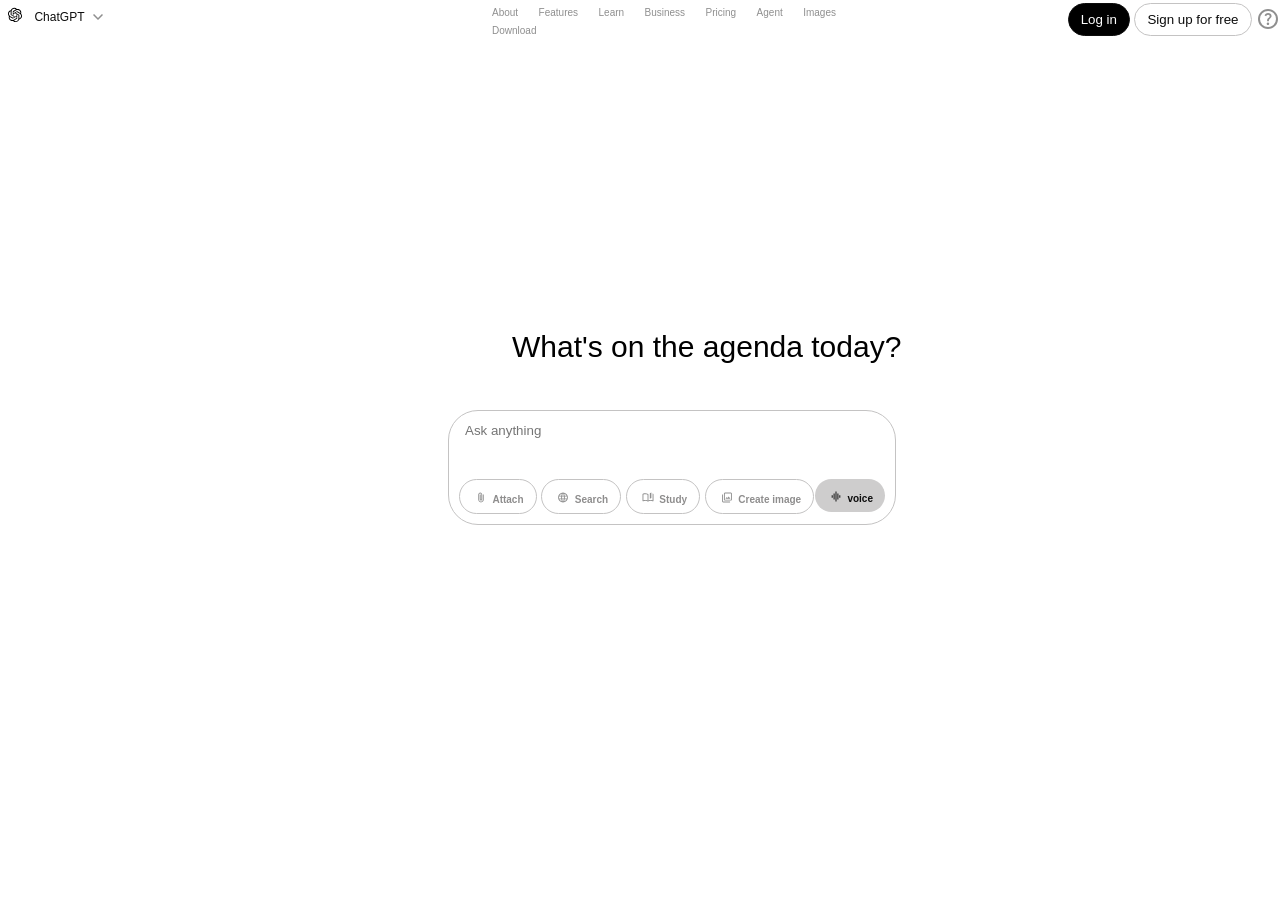
<file: index.html>
<!DOCTYPE html>
<html lang="en">
<head>
    <link rel="stylesheet" href="/style/indexCss.css">
    <meta charset="UTF-8">
    <meta name="viewport" content="width=device-width, initial-scale=1.0">
    <title>homepage</title>
</head>
<body>
    <header>
        <section id="logoSection">
               <a href="index.html"> <svg id="gptIcon" xmlns="http://www.w3.org/2000/svg" shape-rendering="geometricPrecision" text-rendering="geometricPrecision" image-rendering="optimizeQuality" fill-rule="evenodd" clip-rule="evenodd" viewBox="0 0 512 509.639"><path fill="#fff" d="M115.612 0h280.775C459.974 0 512 52.026 512 115.612v278.415c0 63.587-52.026 115.613-115.613 115.613H115.612C52.026 509.64 0 457.614 0 394.027V115.612C0 52.026 52.026 0 115.612 0z"/><path fill-rule="nonzero" d="M412.037 221.764a90.834 90.834 0 004.648-28.67 90.79 90.79 0 00-12.443-45.87c-16.37-28.496-46.738-46.089-79.605-46.089-6.466 0-12.943.683-19.264 2.04a90.765 90.765 0 00-67.881-30.515h-.576c-.059.002-.149.002-.216.002-39.807 0-75.108 25.686-87.346 63.554-25.626 5.239-47.748 21.31-60.682 44.03a91.873 91.873 0 00-12.407 46.077 91.833 91.833 0 0023.694 61.553 90.802 90.802 0 00-4.649 28.67 90.804 90.804 0 0012.442 45.87c16.369 28.504 46.74 46.087 79.61 46.087a91.81 91.81 0 0019.253-2.04 90.783 90.783 0 0067.887 30.516h.576l.234-.001c39.829 0 75.119-25.686 87.357-63.588 25.626-5.242 47.748-21.312 60.682-44.033a91.718 91.718 0 0012.383-46.035 91.83 91.83 0 00-23.693-61.553l-.004-.005zM275.102 413.161h-.094a68.146 68.146 0 01-43.611-15.8 56.936 56.936 0 002.155-1.221l72.54-41.901a11.799 11.799 0 005.962-10.251V241.651l30.661 17.704c.326.163.55.479.596.84v84.693c-.042 37.653-30.554 68.198-68.21 68.273h.001zm-146.689-62.649a68.128 68.128 0 01-9.152-34.085c0-3.904.341-7.817 1.005-11.663.539.323 1.48.897 2.155 1.285l72.54 41.901a11.832 11.832 0 0011.918-.002l88.563-51.137v35.408a1.1 1.1 0 01-.438.94l-73.33 42.339a68.43 68.43 0 01-34.11 9.12 68.359 68.359 0 01-59.15-34.11l-.001.004zm-19.083-158.36a68.044 68.044 0 0135.538-29.934c0 .625-.036 1.731-.036 2.5v83.801l-.001.07a11.79 11.79 0 005.954 10.242l88.564 51.13-30.661 17.704a1.096 1.096 0 01-1.034.093l-73.337-42.375a68.36 68.36 0 01-34.095-59.143 68.412 68.412 0 019.112-34.085l-.004-.003zm251.907 58.621l-88.563-51.137 30.661-17.697a1.097 1.097 0 011.034-.094l73.337 42.339c21.109 12.195 34.132 34.746 34.132 59.132 0 28.604-17.849 54.199-44.686 64.078v-86.308c.004-.032.004-.065.004-.096 0-4.219-2.261-8.119-5.919-10.217zm30.518-45.93c-.539-.331-1.48-.898-2.155-1.286l-72.54-41.901a11.842 11.842 0 00-5.958-1.611c-2.092 0-4.15.558-5.957 1.611l-88.564 51.137v-35.408l-.001-.061a1.1 1.1 0 01.44-.88l73.33-42.303a68.301 68.301 0 0134.108-9.129c37.704 0 68.281 30.577 68.281 68.281a68.69 68.69 0 01-.984 11.545v.005zm-191.843 63.109l-30.668-17.704a1.09 1.09 0 01-.596-.84v-84.692c.016-37.685 30.593-68.236 68.281-68.236a68.332 68.332 0 0143.689 15.804 63.09 63.09 0 00-2.155 1.222l-72.54 41.9a11.794 11.794 0 00-5.961 10.248v.068l-.05 102.23zm16.655-35.91l39.445-22.782 39.444 22.767v45.55l-39.444 22.767-39.445-22.767v-45.535z"/></svg>
       </a>
        <span>ChatGPT</span>
<svg id="downIcon" xmlns="http://www.w3.org/2000/svg" height="18px" viewBox="48 -912 864 864" width="18px" fill="#8F8F8F"><path d="M480-333 240-573l51-51 189 189 189-189 51 51-240 240Z"/></svg>       </section>
        <nav>
            <a class="navLink">About</a>
            <a class="navLink">Features</a>
            <a class="navLink">Learn</a>
            <a class="navLink">Business</a>
            <a class="navLink">Pricing</a>
            <a href="agent.html" class="navLink">Agent</a>
            <a href="images.html" class="navLink">Images</a>
            <a href="agent.html" class="navLink">Download</a>

        </nav>

        <section id="callToAction">
            <button id="login">Log in</button>
            <button id="signup">Sign up for free</button>
            <svg id="questionIcon" xmlns="http://www.w3.org/2000/svg" height="24px" viewBox="0 -960 960 960" width="24px" fill="#8F8F8F"><path d="M513.5-254.5Q528-269 528-290t-14.5-35.5Q499-340 478-340t-35.5 14.5Q428-311 428-290t14.5 35.5Q457-240 478-240t35.5-14.5ZM442-394h74q0-33 7.5-52t42.5-52q26-26 41-49.5t15-56.5q0-56-41-86t-97-30q-57 0-92.5 30T342-618l66 26q5-18 22.5-39t53.5-21q32 0 48 17.5t16 38.5q0 20-12 37.5T506-526q-44 39-54 59t-10 73Zm38 314q-83 0-156-31.5T197-197q-54-54-85.5-127T80-480q0-83 31.5-156T197-763q54-54 127-85.5T480-880q83 0 156 31.5T763-763q54 54 85.5 127T880-480q0 83-31.5 156T763-197q-54 54-127 85.5T480-80Zm0-80q134 0 227-93t93-227q0-134-93-227t-227-93q-134 0-227 93t-93 227q0 134 93 227t227 93Zm0-320Z"/></svg>

        </section>
    </header>

    <main>
        <h1>
            What's on the agenda today?
        </h1>
        <div id="inputDiv">
        <input
        type="text" placeholder="Ask anything">
        <div id="buttonsDiv">
            <button class="searchButton"><svg xmlns="http://www.w3.org/2000/svg" height="18px" viewBox="48 -912 864 864" width="18px" fill="#8F8F8F"><path d="M696-312q0 89.86-63.07 152.93Q569.86-96 480-96q-91 0-153.5-65.5T264-319v-389q0-65 45.5-110.5T420-864q66 0 111 48t45 115v365q0 40.15-27.93 68.07Q520.15-240 480-240q-41 0-68.5-29.09T384-340v-380h72v384q0 10.4 6.8 17.2 6.8 6.8 17.2 6.8 10.4 0 17.2-6.8 6.8-6.8 6.8-17.2v-372q0-35-24.5-59.5T419.8-792q-35.19 0-59.5 25.5Q336-741 336-706v394q0 60 42 101.5T480-168q60 1 102-43t42-106v-403h72v408Z"/></svg>
                Attach</button>
            <button class="searchButton"><svg xmlns="http://www.w3.org/2000/svg" height="18px" viewBox="48 -912 864 864" width="18px" fill="#8F8F8F"><path d="M331-126q-70-30-122.5-82.5T126-331q-30-70-30-149.5t30-149q30-69.5 82.5-122T331-834q70-30 149.5-30t149 30q69.5 30 122 82.5t82.5 122q30 69.5 30 149T834-331q-30 70-82.5 122.5t-122 82.5q-69.5 30-149 30T331-126Zm149-45q17-17 34-63.5T540-336H420q9 55 26 101.5t34 63.5Zm-91-10q-14-30-24.5-69T347-336H204q29 57 77 97.5T389-181Zm182 0q60-17 108-57.5t77-97.5H613q-7 47-17.5 86T571-181ZM177-408h161q-2-19-2.5-37.5T335-482q0-18 .5-35.5T338-552H177q-5 19-7 36.5t-2 35.5q0 18 2 35.5t7 36.5Zm234 0h138q2-20 2.5-37.5t.5-34.5q0-17-.5-35t-2.5-37H411q-2 19-2.5 37t-.5 35q0 17 .5 35t2.5 37Zm211 0h161q5-19 7-36.5t2-35.5q0-18-2-36t-7-36H622q2 19 2.5 37.5t.5 36.5q0 18-.5 35.5T622-408Zm-9-216h143q-29-57-77-97.5T571-779q14 30 24.5 69t17.5 86Zm-193 0h120q-9-55-26-101.5T480-789q-17 17-34 63.5T420-624Zm-216 0h143q7-47 17.5-86t24.5-69q-60 17-108 57.5T204-624Z"/></svg>
                            Search</button>
            <button class="searchButton"><svg xmlns="http://www.w3.org/2000/svg" height="18px" viewBox="48 -912 864 864" width="18px" fill="#8F8F8F"><path d="M444-246v-454q-42-22-87-33t-93.22-11q-36.94 0-73.36 6.5T120-716v452q35-13 70.81-18.5Q226.63-288 264-288q47.35 0 92.17 12Q401-264 444-246Zm36 102q-49-32-103-52t-113-20q-38 0-76 7.5T115-186q-24 10-45.5-3.53T48-229v-503q0-14 7.5-26T76-776q45-20 91.9-30 46.91-10 95.68-10Q333-816 384-802.5T492-760q11 6 17.5 16.5T516-720v474q43-20 87.83-31 44.82-11 92.17-11 37 0 73.5 5t70.5 19v-529q11 4 22.13 7.9 11.13 3.9 21.87 9.1 13 6 21 18t8 26v503q0 25-15.5 40t-32.5 7q-40-18-82.48-26-42.47-8-86.52-8-59 0-113 20t-103 52Zm144-240v-432l120-48v432l-120 48ZM282-495Z"/></svg>
                Study</button>
            <button class="searchButton"><svg xmlns="http://www.w3.org/2000/svg" height="18px" viewBox="48 -912 864 864" width="18px" fill="#8F8F8F"><path d="M360-384h384L618-552l-90 120-66-88-102 136Zm-48 144q-29.7 0-50.85-21.15Q240-282.3 240-312v-480q0-29.7 21.15-50.85Q282.3-864 312-864h480q29.7 0 50.85 21.15Q864-821.7 864-792v480q0 29.7-21.15 50.85Q821.7-240 792-240H312Zm0-72h480v-480H312v480ZM168-96q-29.7 0-50.85-21.15Q96-138.3 96-168v-552h72v552h552v72H168Zm144-696v480-480Z"/></svg>
                Create image</button>
                <button id="voiceButton" class="searchButton"><svg xmlns="http://www.w3.org/2000/svg" height="18px" viewBox="48 -912 864 864" width="18px" fill="#1f1f1f0D0D0D"><path d="M294-240v-480h72v480h-72ZM444-96v-768h72v768h-72ZM144-384v-192h72v192h-72Zm450 144v-480h72v480h-72Zm150-144v-192h72v192h-72Z"/></svg>
                    voice</button>

        </div></div>
    </main>
    
</body>
</html>
</file>
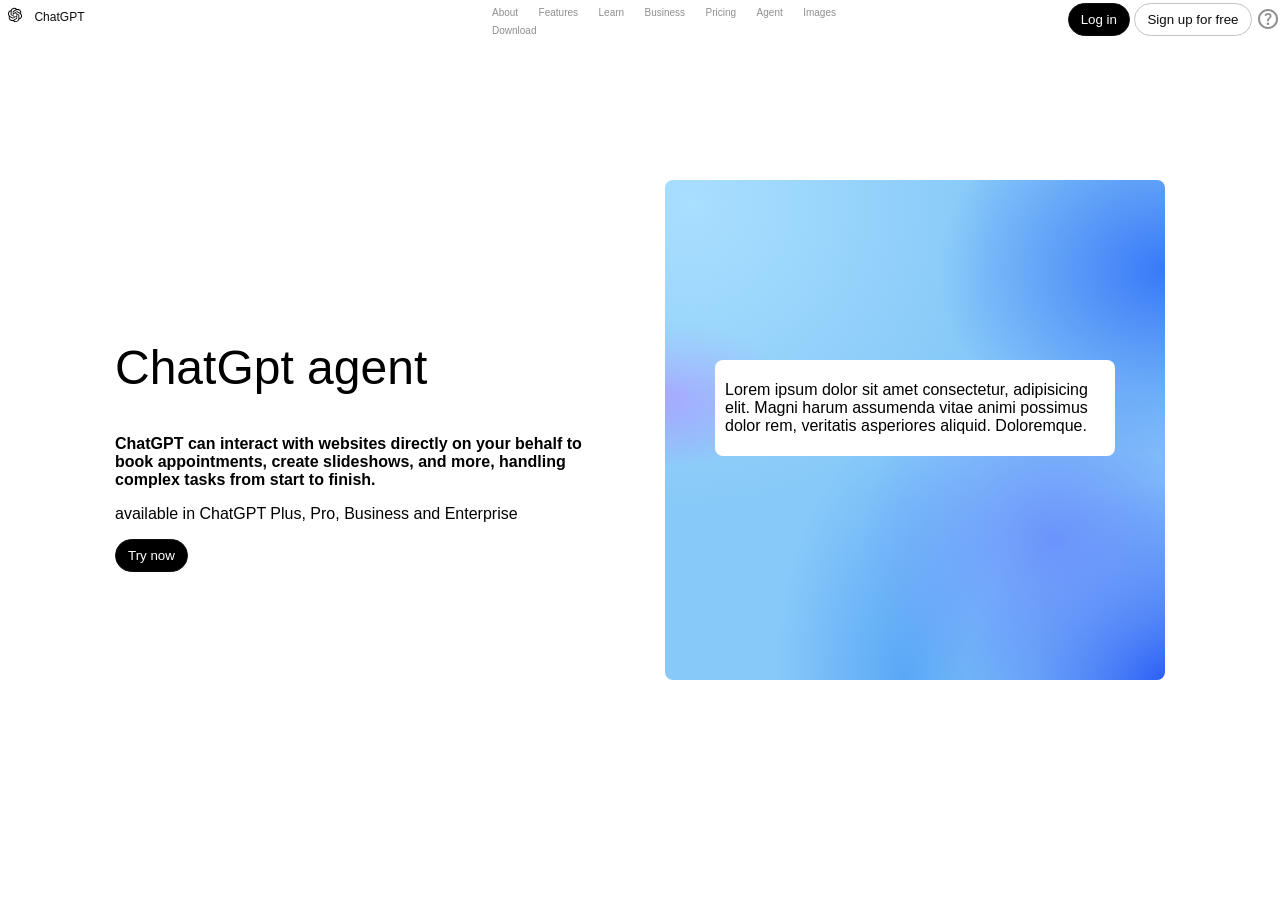
<file: agent.html>
<!DOCTYPE html>
<html lang="en">

<head>
    <link rel="stylesheet" href="/style/agentCss.css">
    <link rel="stylesheet" href="/style/indexCss.css">

    <meta charset="UTF-8">
    <meta name="viewport" content="width=device-width, initial-scale=1.0">
    <title>agent</title>
</head>

<body>
    <header>
        <section id="logoSection">
            <a href="index.html"> <svg id="gptIcon" xmlns="http://www.w3.org/2000/svg"
                    shape-rendering="geometricPrecision" text-rendering="geometricPrecision"
                    image-rendering="optimizeQuality" fill-rule="evenodd" clip-rule="evenodd" viewBox="0 0 512 509.639">
                    <path fill="#fff"
                        d="M115.612 0h280.775C459.974 0 512 52.026 512 115.612v278.415c0 63.587-52.026 115.613-115.613 115.613H115.612C52.026 509.64 0 457.614 0 394.027V115.612C0 52.026 52.026 0 115.612 0z" />
                    <path fill-rule="nonzero"
                        d="M412.037 221.764a90.834 90.834 0 004.648-28.67 90.79 90.79 0 00-12.443-45.87c-16.37-28.496-46.738-46.089-79.605-46.089-6.466 0-12.943.683-19.264 2.04a90.765 90.765 0 00-67.881-30.515h-.576c-.059.002-.149.002-.216.002-39.807 0-75.108 25.686-87.346 63.554-25.626 5.239-47.748 21.31-60.682 44.03a91.873 91.873 0 00-12.407 46.077 91.833 91.833 0 0023.694 61.553 90.802 90.802 0 00-4.649 28.67 90.804 90.804 0 0012.442 45.87c16.369 28.504 46.74 46.087 79.61 46.087a91.81 91.81 0 0019.253-2.04 90.783 90.783 0 0067.887 30.516h.576l.234-.001c39.829 0 75.119-25.686 87.357-63.588 25.626-5.242 47.748-21.312 60.682-44.033a91.718 91.718 0 0012.383-46.035 91.83 91.83 0 00-23.693-61.553l-.004-.005zM275.102 413.161h-.094a68.146 68.146 0 01-43.611-15.8 56.936 56.936 0 002.155-1.221l72.54-41.901a11.799 11.799 0 005.962-10.251V241.651l30.661 17.704c.326.163.55.479.596.84v84.693c-.042 37.653-30.554 68.198-68.21 68.273h.001zm-146.689-62.649a68.128 68.128 0 01-9.152-34.085c0-3.904.341-7.817 1.005-11.663.539.323 1.48.897 2.155 1.285l72.54 41.901a11.832 11.832 0 0011.918-.002l88.563-51.137v35.408a1.1 1.1 0 01-.438.94l-73.33 42.339a68.43 68.43 0 01-34.11 9.12 68.359 68.359 0 01-59.15-34.11l-.001.004zm-19.083-158.36a68.044 68.044 0 0135.538-29.934c0 .625-.036 1.731-.036 2.5v83.801l-.001.07a11.79 11.79 0 005.954 10.242l88.564 51.13-30.661 17.704a1.096 1.096 0 01-1.034.093l-73.337-42.375a68.36 68.36 0 01-34.095-59.143 68.412 68.412 0 019.112-34.085l-.004-.003zm251.907 58.621l-88.563-51.137 30.661-17.697a1.097 1.097 0 011.034-.094l73.337 42.339c21.109 12.195 34.132 34.746 34.132 59.132 0 28.604-17.849 54.199-44.686 64.078v-86.308c.004-.032.004-.065.004-.096 0-4.219-2.261-8.119-5.919-10.217zm30.518-45.93c-.539-.331-1.48-.898-2.155-1.286l-72.54-41.901a11.842 11.842 0 00-5.958-1.611c-2.092 0-4.15.558-5.957 1.611l-88.564 51.137v-35.408l-.001-.061a1.1 1.1 0 01.44-.88l73.33-42.303a68.301 68.301 0 0134.108-9.129c37.704 0 68.281 30.577 68.281 68.281a68.69 68.69 0 01-.984 11.545v.005zm-191.843 63.109l-30.668-17.704a1.09 1.09 0 01-.596-.84v-84.692c.016-37.685 30.593-68.236 68.281-68.236a68.332 68.332 0 0143.689 15.804 63.09 63.09 0 00-2.155 1.222l-72.54 41.9a11.794 11.794 0 00-5.961 10.248v.068l-.05 102.23zm16.655-35.91l39.445-22.782 39.444 22.767v45.55l-39.444 22.767-39.445-22.767v-45.535z" />
                </svg>
            </a>
            <span>ChatGPT</span>
            <svg id="downIcon" xmlns="http://www.w3.org/2000/svg" height="18px" viewBox="48 -912 864 864" width="18px"
                fill="#8F8F8F">
                <path d="M480-333 240-573l51-51 189 189 189-189 51 51-240 240Z" />
            </svg>
        </section>
        <nav>
            <a class="navLink">About</a>
            <a class="navLink">Features</a>
            <a class="navLink">Learn</a>
            <a class="navLink">Business</a>
            <a class="navLink">Pricing</a>
            <a href="agent.html" class="navLink">Agent</a>
            <a href="images.html" class="navLink">Images</a>
            <a href="agent.html" class="navLink">Download</a>

        </nav>

        <section id="callToAction">
            <button id="login">Log in</button>
            <button id="signup">Sign up for free</button>
            <svg id="questionIcon" xmlns="http://www.w3.org/2000/svg" height="24px" viewBox="0 -960 960 960"
                width="24px" fill="#8F8F8F">
                <path
                    d="M513.5-254.5Q528-269 528-290t-14.5-35.5Q499-340 478-340t-35.5 14.5Q428-311 428-290t14.5 35.5Q457-240 478-240t35.5-14.5ZM442-394h74q0-33 7.5-52t42.5-52q26-26 41-49.5t15-56.5q0-56-41-86t-97-30q-57 0-92.5 30T342-618l66 26q5-18 22.5-39t53.5-21q32 0 48 17.5t16 38.5q0 20-12 37.5T506-526q-44 39-54 59t-10 73Zm38 314q-83 0-156-31.5T197-197q-54-54-85.5-127T80-480q0-83 31.5-156T197-763q54-54 127-85.5T480-880q83 0 156 31.5T763-763q54 54 85.5 127T880-480q0 83-31.5 156T763-197q-54 54-127 85.5T480-80Zm0-80q134 0 227-93t93-227q0-134-93-227t-227-93q-134 0-227 93t-93 227q0 134 93 227t227 93Zm0-320Z" />
            </svg>

        </section>
    </header>
    <main>
        <div class="agent-div left-div">
            <div class="content-div">
                <h2>ChatGpt agent</h2>
                <p id="firstP">ChatGPT can interact with websites directly on your behalf to book appointments, create
                    slideshows, and more, handling complex tasks from start to finish.</p>
                <p id="secondP">available in ChatGPT Plus, Pro, Business and Enterprise</p>
                <button>Try now</button>
            </div>
        </div>
        <div class="agent-div right-div">
            <div id="right-p-div">
                <p>Lorem ipsum dolor sit amet consectetur, adipisicing elit. Magni harum assumenda vitae animi possimus
                    dolor rem, veritatis asperiores aliquid. Doloremque.</p>
            </div>
        </div>

    </main>

</body>

</html>
</file>
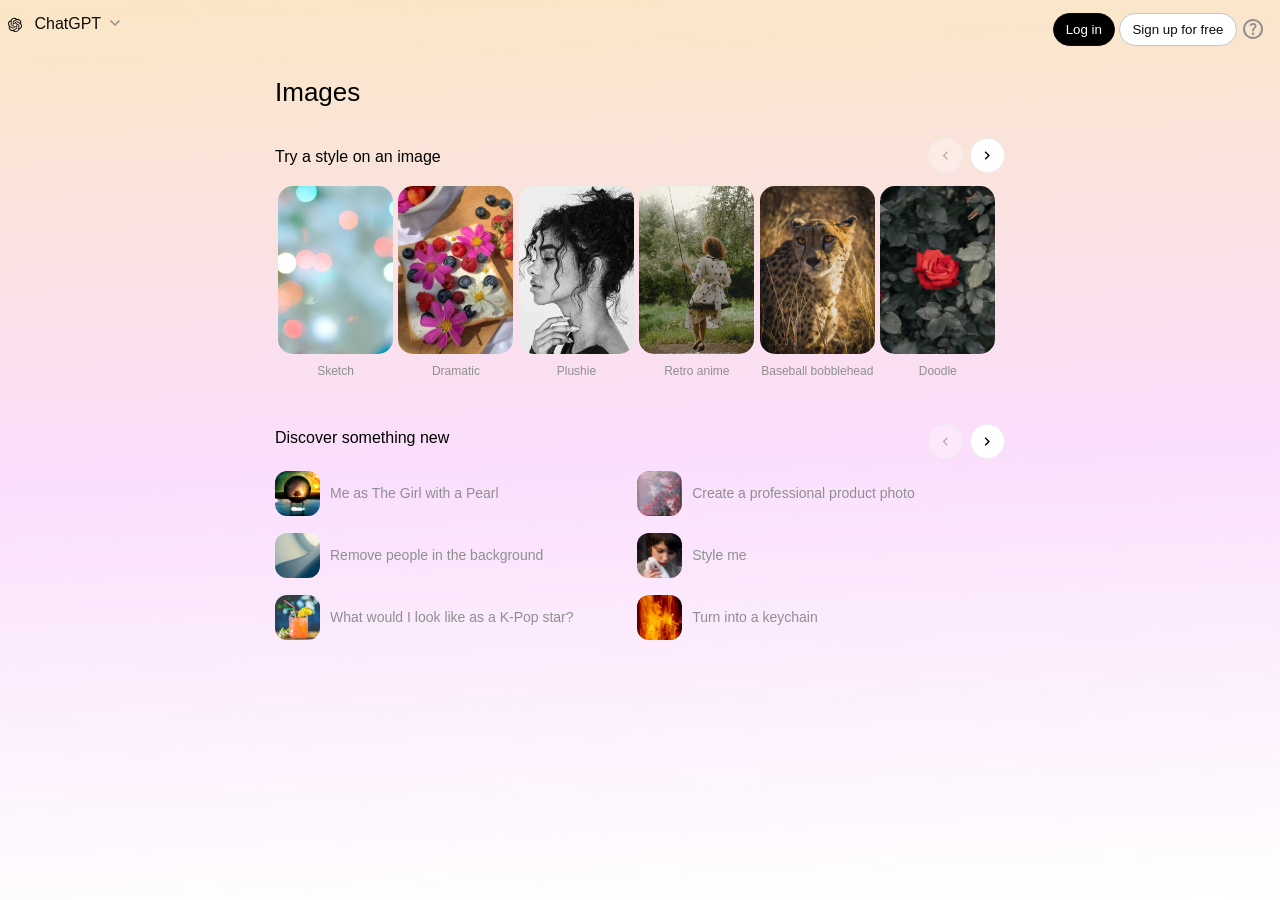
<file: images.html>
<!DOCTYPE html>
<html lang="en">
<head>
    <link rel="stylesheet" href="/style/imagesCss.css">

    <meta charset="UTF-8">
    <meta name="viewport" content="width=device-width, initial-scale=1.0">
    <title>images</title>
</head>
<body>
        <header>
        <section id="logoSection">
      
<a href="index.html">
    <svg id="gptIcon"
         xmlns="http://www.w3.org/2000/svg"
         viewBox="0 0 512 509.639"
         fill="#000000">
        <path fill-rule="nonzero" d="M412.037 221.764a90.834 90.834 0 004.648-28.67 90.79 90.79 0 00-12.443-45.87c-16.37-28.496-46.738-46.089-79.605-46.089-6.466 0-12.943.683-19.264 2.04a90.765 90.765 0 00-67.881-30.515h-.576c-.059.002-.149.002-.216.002-39.807 0-75.108 25.686-87.346 63.554-25.626 5.239-47.748 21.31-60.682 44.03a91.873 91.873 0 00-12.407 46.077 91.833 91.833 0 0023.694 61.553 90.802 90.802 0 00-4.649 28.67 90.804 90.804 0 0012.442 45.87c16.369 28.504 46.74 46.087 79.61 46.087a91.81 91.81 0 0019.253-2.04 90.783 90.783 0 0067.887 30.516h.576l.234-.001c39.829 0 75.119-25.686 87.357-63.588 25.626-5.242 47.748-21.312 60.682-44.033a91.718 91.718 0 0012.383-46.035 91.83 91.83 0 00-23.693-61.553l-.004-.005zM275.102 413.161h-.094a68.146 68.146 0 01-43.611-15.8 56.936 56.936 0 002.155-1.221l72.54-41.901a11.799 11.799 0 005.962-10.251V241.651l30.661 17.704c.326.163.55.479.596.84v84.693c-.042 37.653-30.554 68.198-68.21 68.273h.001zm-146.689-62.649a68.128 68.128 0 01-9.152-34.085c0-3.904.341-7.817 1.005-11.663.539.323 1.48.897 2.155 1.285l72.54 41.901a11.832 11.832 0 0011.918-.002l88.563-51.137v35.408a1.1 1.1 0 01-.438.94l-73.33 42.339a68.43 68.43 0 01-34.11 9.12 68.359 68.359 0 01-59.15-34.11l-.001.004zm-19.083-158.36a68.044 68.044 0 0135.538-29.934c0 .625-.036 1.731-.036 2.5v83.801l-.001.07a11.79 11.79 0 005.954 10.242l88.564 51.13-30.661 17.704a1.096 1.096 0 01-1.034.093l-73.337-42.375a68.36 68.36 0 01-34.095-59.143 68.412 68.412 0 019.112-34.085l-.004-.003zm251.907 58.621l-88.563-51.137 30.661-17.697a1.097 1.097 0 011.034-.094l73.337 42.339c21.109 12.195 34.132 34.746 34.132 59.132 0 28.604-17.849 54.199-44.686 64.078v-86.308c.004-.032.004-.065.004-.096 0-4.219-2.261-8.119-5.919-10.217zm30.518-45.93c-.539-.331-1.48-.898-2.155-1.286l-72.54-41.901a11.842 11.842 0 00-5.958-1.611c-2.092 0-4.15.558-5.957 1.611l-88.564 51.137v-35.408l-.001-.061a1.1 1.1 0 01.44-.88l73.33-42.303a68.301 68.301 0 0134.108-9.129c37.704 0 68.281 30.577 68.281 68.281a68.69 68.69 0 01-.984 11.545v.005zm-191.843 63.109l-30.668-17.704a1.09 1.09 0 01-.596-.84v-84.692c.016-37.685 30.593-68.236 68.281-68.236a68.332 68.332 0 0143.689 15.804 63.09 63.09 0 00-2.155 1.222l-72.54 41.9a11.794 11.794 0 00-5.961 10.248v.068l-.05 102.23zm16.655-35.91l39.445-22.782 39.444 22.767v45.55l-39.444 22.767-39.445-22.767v-45.535z"/>
    </svg>
</a>

           <span>ChatGPT</span>
<svg id="downIcon" xmlns="http://www.w3.org/2000/svg" height="18px" viewBox="48 -912 864 864" width="18px" fill="#8F8F8F"><path d="M480-333 240-573l51-51 189 189 189-189 51 51-240 240Z"/></svg>       </section>
 

        <section id="callToAction">
            <button id="login">Log in</button>
            <button id="signup">Sign up for free</button>
            <svg id="questionIcon" xmlns="http://www.w3.org/2000/svg" height="24px" viewBox="0 -960 960 960" width="24px" fill="#8F8F8F"><path d="M513.5-254.5Q528-269 528-290t-14.5-35.5Q499-340 478-340t-35.5 14.5Q428-311 428-290t14.5 35.5Q457-240 478-240t35.5-14.5ZM442-394h74q0-33 7.5-52t42.5-52q26-26 41-49.5t15-56.5q0-56-41-86t-97-30q-57 0-92.5 30T342-618l66 26q5-18 22.5-39t53.5-21q32 0 48 17.5t16 38.5q0 20-12 37.5T506-526q-44 39-54 59t-10 73Zm38 314q-83 0-156-31.5T197-197q-54-54-85.5-127T80-480q0-83 31.5-156T197-763q54-54 127-85.5T480-880q83 0 156 31.5T763-763q54 54 85.5 127T880-480q0 83-31.5 156T763-197q-54 54-127 85.5T480-80Zm0-80q134 0 227-93t93-227q0-134-93-227t-227-93q-134 0-227 93t-93 227q0 134 93 227t227 93Zm0-320Z"/></svg>

        </section>
    </header>
    <main>
        <section id="titleSection">
        <h1>Images</h1>
        <section id="navSection1">
            <h2>Try a style on an image</h2>
            <svg class="icon left" xmlns="http://www.w3.org/2000/svg" height="24px" viewBox="0 -960 960 960" width="24px" fill="#000000"><path d="M560-240 320-480l240-240 56 56-184 184 184 184-56 56Z"/></svg>
            <svg class="icon right" xmlns="http://www.w3.org/2000/svg" height="24px" viewBox="0 -960 960 960" width="24px" fill="#000000"><path d="M504-480 320-664l56-56 240 240-240 240-56-56 184-184Z"/></svg>

        </section>
        </section>
        <section id="images">
            <div class="img-div"><img class="carouselImg" src="/images/list7.jpg">
            <p>Sketch</p></div>
             <div class="img-div"><img class="carouselImg" src="/images/list8.jpg">
            <p>Dramatic</p></div>
            <div class="img-div"> <img class="carouselImg" src="/images/How to Wear This Season's Curly Hair Trend (Even If Yours Is Super Straight).jpg">
            <p>Plushie</p></div>
             <div class="img-div"> <img class="carouselImg" src="/images/swing.jpg">
            <p>Retro anime</p></div>
              <div class="img-div">  <img class="carouselImg" src="/images/pexels-riccardo-parretti-10526601.jpg">
            <p>Baseball bobblehead</p></div>
              <div class="img-div">  <img class="carouselImg" src="/images/flower.jpg">
            <p>Doodle</p></div>
           
           

        </section>
    </main>
    <article>
     <section id="navSection2">
            <h2>Discover something new</h2>
           <svg class="icon left" xmlns="http://www.w3.org/2000/svg" height="24px" viewBox="0 -960 960 960" width="24px" fill="#000000"><path d="M560-240 320-480l240-240 56 56-184 184 184 184-56 56Z"/></svg>
            <svg class="icon right" xmlns="http://www.w3.org/2000/svg" height="24px" viewBox="0 -960 960 960" width="24px" fill="#000000"><path d="M504-480 320-664l56-56 240 240-240 240-56-56 184-184Z"/></svg>

        </section>
<div id="wrap">
    <div class="list" id="list1">
    <section class="listSection">
        <img src="/images/list1.jpg">
        <span>Me as The Girl with a Pearl </span>
    </section>
      <section class="listSection">
        <img src="/images/list2.jpg">
        <span>Remove people in the background</span>
    </section>
      <section class="listSection">
        <img src="/images/list3.jpg">
        <span>What would I look like as a K-Pop star?</span>
    </section>
</div>
       <div class="list" id="list2">
    <section class="listSection">
        <img src="/images/list4.jpg">
        <span>Create a professional product photo</span>
    </section>
      <section class="listSection">
        <img src="/images/list5.jpg">
        <span>Style me</span>
    </section>
      <section class="listSection">
        <img src="/images/list6.jpg">
        <span>Turn into a keychain</span>
    </section></div>

</div>
    </article>
    
</body>
</html>
</file>
<file: style/indexCss.css>
* {
    box-sizing: border-box;
}

body {
    margin: 0;
    font-family: Verdana, Geneva, Tahoma, sans-serif;

}
a {
    text-decoration: none;
}
h1 {
    font-size: 30px;
    font-weight: lighter;
}
header{
    position: relative;
    width: 100%;
    background-color: white;
    height: 60px;
}
#logoSection {
    width: 30%;
    position: absolute;
    top: 0;
    left: 0;
}
#gptIcon {
    width:30px;
    padding: 5px;
}
#downIcon {
    position: relative;
    top: -4px;
}
#logoSection span {
    color: #0D0D0D;
    position: relative;
    top:0;
    font-family: Verdana, Geneva, Tahoma, sans-serif;
    font-size: 12px;
position: relative;
top:-9px;
}
#callToAction {
    width: 30%;
    position: absolute;
    top: 0;
    right:0;
    text-align: right;

}

nav {
    width: 40%;
    position: absolute;
    left: 30%;
    padding-top:2px ;
    padding-left: 100px;
}
.navLink {
    padding: 8px;
    color: #8F8F8F;
    font-size: 10px;
}
button {
    padding: 8px 12px;
    border-radius: 30px;

}
#login {
    background-color: black;
    color: white;
    border: solid #0D0D0D 1px;
}
#signup {
background-color: white;
color: #0D0D0D;
border: solid rgb(196, 195, 195) 1px;
}
#questionIcon {
    justify-content: center;
    position: relative;
    top:7px;
}
.searchButton {
  background-color: white;
border: solid rgb(196, 195, 195) 1px;
color:rgb(142, 141, 141) ;
font-size: 10px;  
font-weight: bold;
padding-top: 5px;
}
.searchButton svg {
    padding-top: 7px;
}
#voiceButton {
    background-color: rgb(206, 205, 205);
    border: none;
color:#0D0D0D ;
font-size: 10px;  
font-weight: bold;
padding-top: 5px; 
position: absolute;
right: 0;

}
#inputDiv{
   border: solid rgb(196, 195, 195) 1px;
     border-radius: 30px;
     width:35%;
     position: absolute;
     top: 350px;
     left: 35%;
     padding: 10px;

}
#inputDiv input {
    border: none;
    margin-bottom: 40px;
    padding-left: 6px;
    background-color: transparent;
}
#inputDiv input:focus{
    outline: none;
}

main {
    position: relative;
}
main h1 {
    position: absolute;
    top: 250px;
    left: 40%;
}
#buttonsDiv {
    position: relative;
    width: 100%;
    
}
</file>
<file: style/agentCss.css>
#downIcon{
    display: none;
}
main {
    margin: 0 auto;
    width: 1100px;
    height: 600px;
    position: relative;
}


.agent-div {
    position: absolute;
    top: 120px;
    width: 500px;
    height: 500px;
}

.left-div {
    left: 25px;
}

.right-div {
    left: 575px;
        background-color: #87C9F8;

    background-image:
        radial-gradient(
            ellipse at 5% 5%,
            #A9DFFF 0%,
            transparent 45%
        ),
        radial-gradient(
            ellipse at 100% 18%,
            #3979F8 0%,
            transparent 32%
        ),
        radial-gradient(
            ellipse at 0% 43%,
            #A58BFF 0%,
            transparent 18%
        ),
        radial-gradient(
            ellipse at 78% 72%,
            #6B94FC 0%,
            transparent 35%
        ),
        radial-gradient(
            ellipse at 100% 100%,
            #285CF5 0%,
            transparent 28%
        ),
        radial-gradient(
            ellipse at 48% 100%,
            #5AA7F7 0%,
            transparent 35%
        );

    border-radius: 8px;

}
.content-div {
    position: relative;
    top:120px;
}

.content-div button {
    padding: 8px 12px;
    border-radius: 30px;
background-color: black;
    color: white;
    border: solid #0D0D0D 1px;
}
.content-div h2{
    font-size: 3rem;
    font-weight: 200;
}

#firstP{
    font-weight: bold;
}
#right-p-div{
    position: relative;
    background-color: white;
    border-radius: 8px;
    top:180px;
    width:80%;
    padding: 5px 10px;
    margin: 0 auto;
}
</file>
<file: style/imagesCss.css>
* {
    box-sizing: border-box;
}

body {
    margin: 0;
    font-family: Verdana, Geneva, Tahoma, sans-serif;
    background: linear-gradient(
        358deg,
        rgba(255, 255, 255, 1) 0%,
        rgba(250, 222, 252, 1) 50%,
        rgba(250, 231, 197, 1) 100%
    );
    background-repeat: no-repeat;
    background-size: cover;
    min-height: 100vh;
}

a {
    text-decoration: none;
}

h1 {
    font-size: 26px;
    font-weight: lighter;
    margin: 0 0 40px;
}

h2 {
    font-size: 16px;
    font-weight: lighter;
    margin: 0;
}

/* Header */

header {
    position: relative;
    width: 100%;
    height: 60px;
}

#logoSection {
    position: absolute;
    top: 10px;
    left: 0;
    width: 30%;
}

#gptIcon {
    width: 30px;
    padding: 5px;
    vertical-align: middle;
}

#downIcon {
    position: relative;
    top: 3px;
}

#logoSection span {
    position: relative;
    top: 0;
    font-size: 16px;
    color: #0D0D0D;
}

#callToAction {
    position: absolute;
    top: 10px;
    right: 15px;
    text-align: right;
    width: 40%;
}

button {
    padding: 8px 12px;
    border-radius: 30px;
    cursor: pointer;
}

#login {
    background-color: black;
    color: white;
    border: solid #0D0D0D 1px;
}

#signup {
    background-color: white;
    color: #0D0D0D;
    border: solid rgb(196, 195, 195) 1px;
}

#questionIcon {
    position: relative;
    top: 7px;
}

/* Main title */

#titleSection {
    position: relative;
    width: 730px;
    margin: 17px auto 0;
}

#navSection1 {
    position: relative;
    height: 25px;
}

/* Carousel arrows */

.icon {
    position: absolute;
    bottom: 0;
    width: 35px;
    height: 35px;
    padding: 8px;
    border-radius: 50%;
    background-color: white;
    border: 1px solid #eeeeee;
}

.right {
    right: 0;
}

.left {
    right: 42px;
    background-color: rgba(255, 255, 255, 0.274);

}
.left path{
    fill: rgba(74, 75, 75, 0.388);
}

/* Images */

#images {
    position: relative;
    width: 730px;
    margin: 10px auto 0;
    text-align: left;
}

.img-div {
    display: inline-block;
    width: 110px;
    margin: 3px;
    vertical-align: top;
}

.carouselImg {
    display: block;
    width: 115px;
    height: 168px;
    border-radius: 15px;
    object-fit: cover;
}

.img-div p {
    font-size: 12px;
    color: #8F8F8F;
    text-align: center;
    margin: 10px 0 0;
    width: 115px;
}

/* Discover something new */

article {
    position: relative;
    margin-top: 48px;
}

#navSection2 {
    position: relative;
    width: 730px;
    height: 30px;
    margin: 0 auto;
}

#wrap {
    position: relative;
    width: 730px;
    margin: 12px auto 0;
}

.list {
    display: inline-block;
    width: 49%;
    vertical-align: top;
}

.listSection {
    position: relative;
    display: block;
    width: 100%;
    height: 62px;
}

.listSection img {
    width: 45px;
    height: 45px;
    border-radius: 12px;
    object-fit: cover;
}

.listSection span {
    position: absolute;
    top: 14px;
    left: 55px;
    padding: 0;
    font-size: 14px;
    font-weight: lighter;
    color: #8F8F8F;
    white-space: nowrap;
}
</file>
